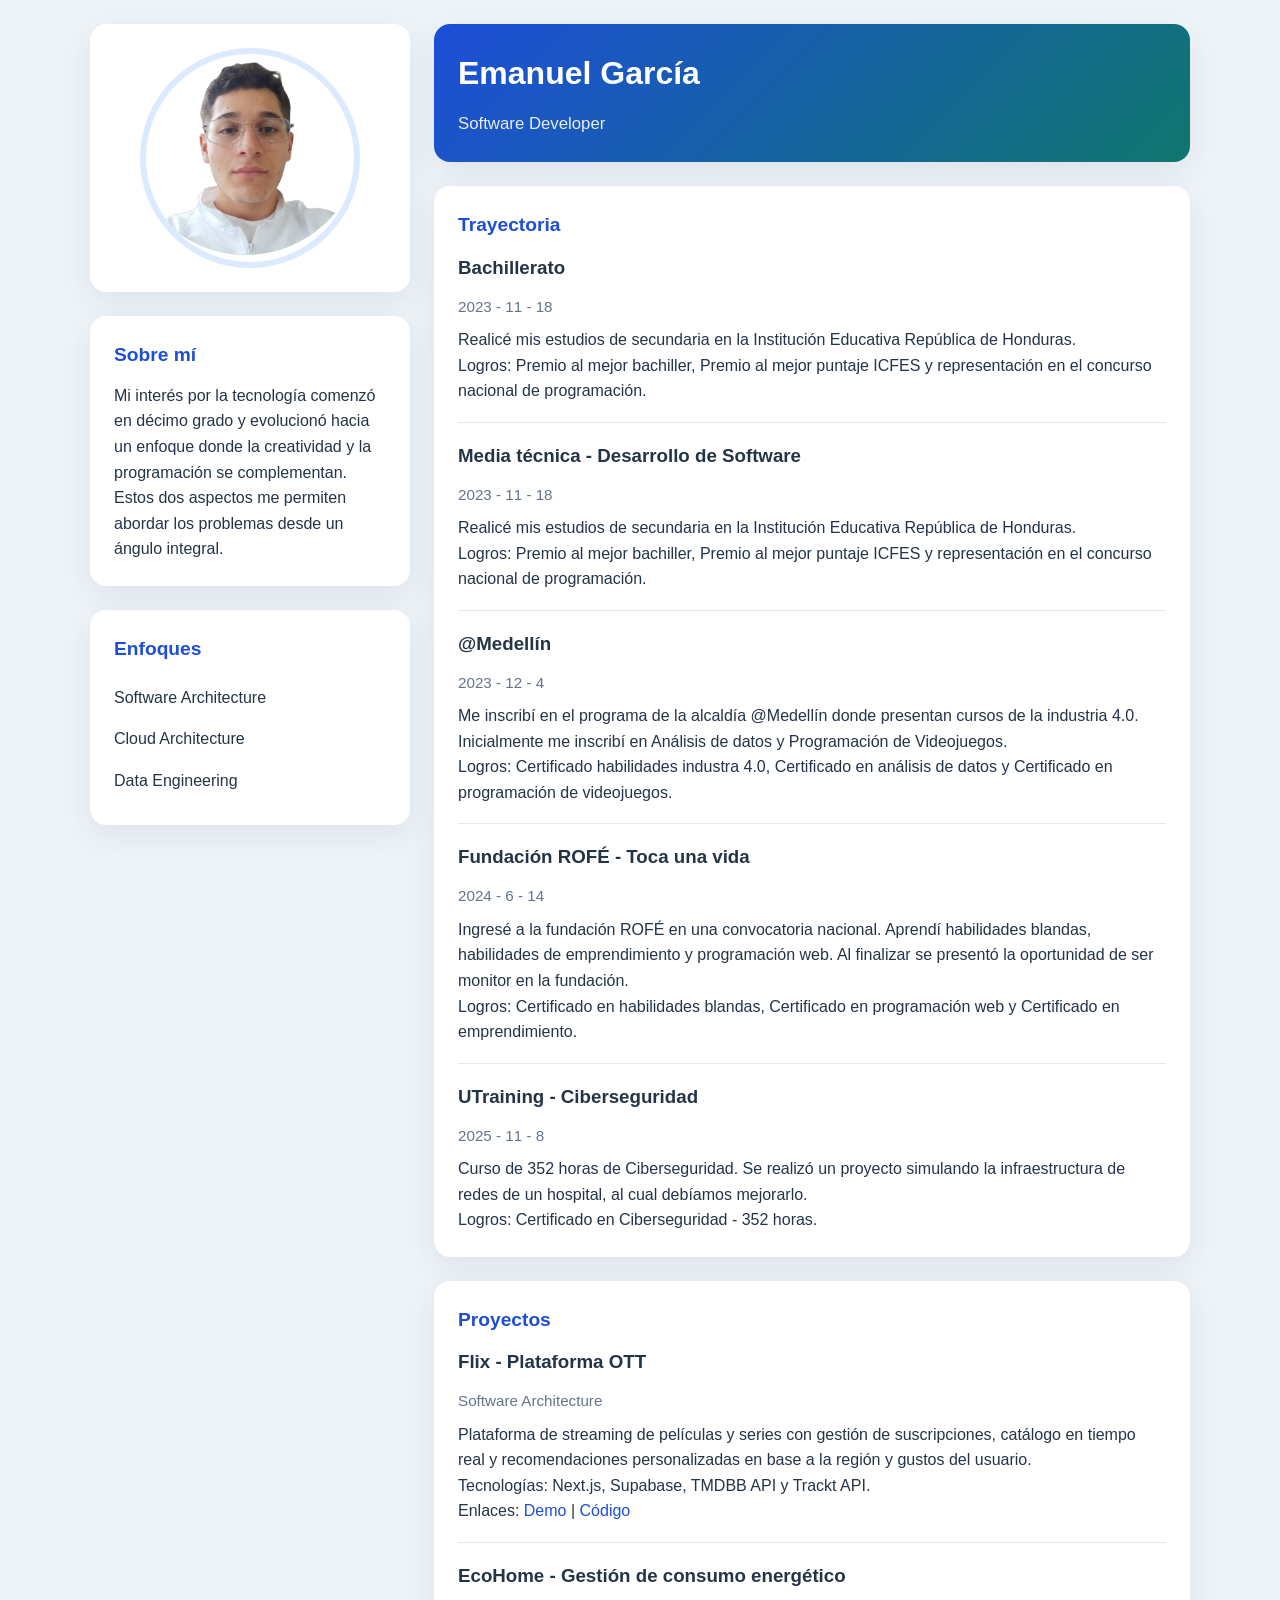
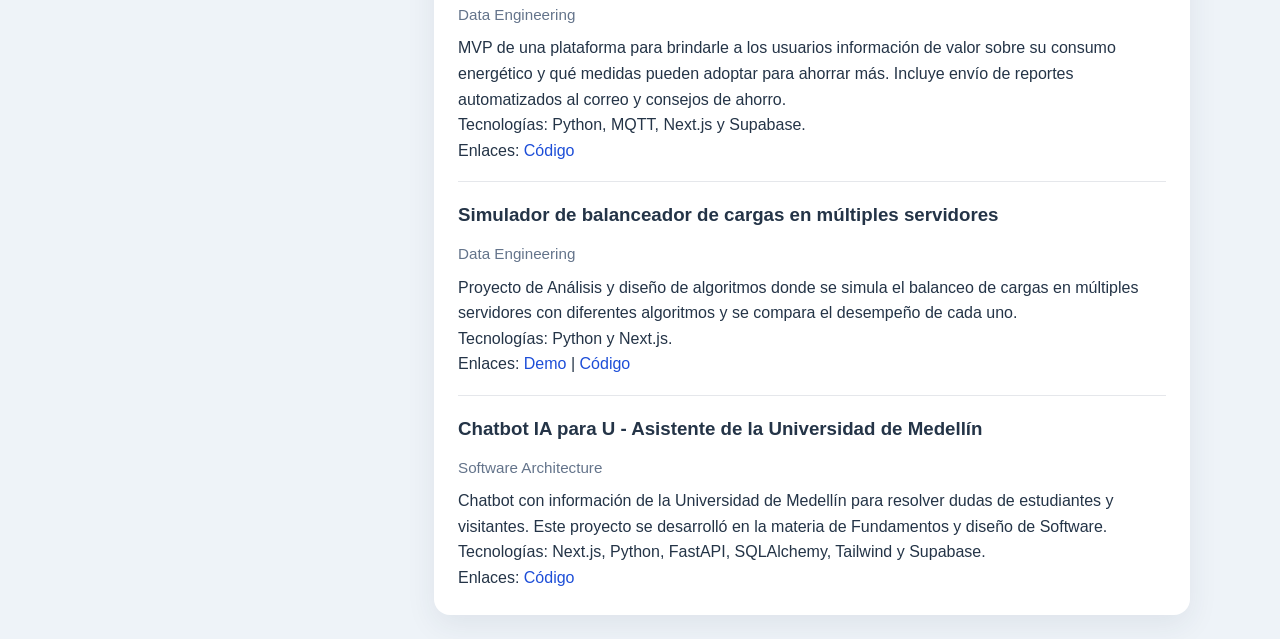
<file: ia/index.html>
<!DOCTYPE html>
<html lang="es">

<head>
  <meta charset="UTF-8">
  <meta name="viewport" content="width=device-width, initial-scale=1.0">
  <title>Portfolio - Emanuel García</title>
  <link rel="stylesheet" href="/ia/style.css">
</head>

<body>
  <main class="cv">
    <aside class="sidebar">
      <figure class="profile-photo">
        <img src="../assets/other/RostroEmanuel_recortado.png" alt="Fotografía de Emanuel García">
      </figure>

      <section class="card">
        <h2>Sobre mí</h2>
        <p>
          Mi interés por la tecnología comenzó en décimo grado y evolucionó hacia un enfoque donde la
          creatividad y la programación se complementan. Estos dos aspectos me permiten abordar los
          problemas desde un ángulo integral.
        </p>
      </section>

      <section class="card">
        <h2>Enfoques</h2>
        <ul class="cert-list">
          <li>Software Architecture</li>
          <li>Cloud Architecture</li>
          <li>Data Engineering</li>
        </ul>
      </section>
    </aside>

    <section class="content">
      <header class="hero card">
        <h1>Emanuel García</h1>
        <p class="subtitle">Software Developer</p>
      </header>

      <section class="card">
        <h2>Trayectoria</h2>

        <article class="item">
          <h3>Bachillerato</h3>
          <p class="meta">2023 - 11 - 18</p>
          <p>Realicé mis estudios de secundaria en la Institución Educativa República de Honduras.</p>
          <p>Logros: Premio al mejor bachiller, Premio al mejor puntaje ICFES y representación en el concurso nacional de programación.</p>
        </article>

        <article class="item">
          <h3>Media técnica - Desarrollo de Software</h3>
          <p class="meta">2023 - 11 - 18</p>
          <p>Realicé mis estudios de secundaria en la Institución Educativa República de Honduras.</p>
          <p>Logros: Premio al mejor bachiller, Premio al mejor puntaje ICFES y representación en el concurso nacional de programación.</p>
        </article>

        <article class="item">
          <h3>@Medellín</h3>
          <p class="meta">2023 - 12 - 4</p>
          <p>
            Me inscribí en el programa de la alcaldía @Medellín donde presentan cursos de la industria 4.0.
            Inicialmente me inscribí en Análisis de datos y Programación de Videojuegos.
          </p>
          <p>Logros: Certificado habilidades industra 4.0, Certificado en análisis de datos y Certificado en programación de videojuegos.</p>
        </article>

        <article class="item">
          <h3>Fundación ROFÉ - Toca una vida</h3>
          <p class="meta">2024 - 6 - 14</p>
          <p>
            Ingresé a la fundación ROFÉ en una convocatoria nacional. Aprendí habilidades blandas,
            habilidades de emprendimiento y programación web. Al finalizar se presentó la oportunidad
            de ser monitor en la fundación.
          </p>
          <p>Logros: Certificado en habilidades blandas, Certificado en programación web y Certificado en emprendimiento.</p>
        </article>

        <article class="item">
          <h3>UTraining - Ciberseguridad</h3>
          <p class="meta">2025 - 11 - 8</p>
          <p>
            Curso de 352 horas de Ciberseguridad. Se realizó un proyecto simulando la infraestructura
            de redes de un hospital, al cual debíamos mejorarlo.
          </p>
          <p>Logros: Certificado en Ciberseguridad - 352 horas.</p>
        </article>
      </section>

      <section class="card">
        <h2>Proyectos</h2>

        <article class="item">
          <h3>Flix - Plataforma OTT</h3>
          <p class="meta">Software Architecture</p>
          <p>
            Plataforma de streaming de películas y series con gestión de suscripciones, catálogo en
            tiempo real y recomendaciones personalizadas en base a la región y gustos del usuario.
          </p>
          <p>Tecnologías: Next.js, Supabase, TMDBB API y Trackt API.</p>
          <p>
            Enlaces: <a href="https://flix-rouge.vercel.app/home" target="_blank" rel="noreferrer">Demo</a>
            | <a href="https://github.com/EmanuelGarciaR/flix" target="_blank" rel="noreferrer">Código</a>
          </p>
        </article>

        <article class="item">
          <h3>EcoHome - Gestión de consumo energético</h3>
          <p class="meta">Data Engineering</p>
          <p>
            MVP de una plataforma para brindarle a los usuarios información de valor sobre su consumo energético
            y qué medidas pueden adoptar para ahorrar más. Incluye envío de reportes automatizados al correo y consejos de ahorro.
          </p>
          <p>Tecnologías: Python, MQTT, Next.js y Supabase.</p>
          <p>
            Enlaces: <a href="https://github.com/EmanuelGarciaR/EcoHome" target="_blank" rel="noreferrer">Código</a>
          </p>
        </article>

        <article class="item">
          <h3>Simulador de balanceador de cargas en múltiples servidores</h3>
          <p class="meta">Data Engineering</p>
          <p>
            Proyecto de Análisis y diseño de algoritmos donde se simula el balanceo de cargas en múltiples
            servidores con diferentes algoritmos y se compara el desempeño de cada uno.
          </p>
          <p>Tecnologías: Python y Next.js.</p>
          <p>
            Enlaces: <a href="https://dazzling-elf-93cbf5.netlify.app/" target="_blank" rel="noreferrer">Demo</a>
            | <a href="https://github.com/EmanuelGarciaR/server-scheduling" target="_blank" rel="noreferrer">Código</a>
          </p>
        </article>

        <article class="item">
          <h3>Chatbot IA para U - Asistente de la Universidad de Medellín</h3>
          <p class="meta">Software Architecture</p>
          <p>
            Chatbot con información de la Universidad de Medellín para resolver dudas de estudiantes y visitantes.
            Este proyecto se desarrolló en la materia de Fundamentos y diseño de Software.
          </p>
          <p>Tecnologías: Next.js, Python, FastAPI, SQLAlchemy, Tailwind y Supabase.</p>
          <p>
            Enlaces: <a href="https://github.com/sanma613/chatbot-ia" target="_blank" rel="noreferrer">Código</a>
          </p>
        </article>
      </section>
    </section>
  </main>
</body>

</html>
</file>
<file: ia/style.css>
* {
  box-sizing: border-box;
  margin: 0;
  padding: 0;
}

body {
  font-family: Arial, Helvetica, sans-serif;
  background: #eef3f8;
  color: #243447;
  line-height: 1.6;
  padding: 24px;
}

.cv {
  max-width: 1100px;
  margin: 0 auto;
  display: grid;
  grid-template-columns: 320px 1fr;
  gap: 24px;
}

.sidebar,
.content {
  display: flex;
  flex-direction: column;
  gap: 24px;
}

.card {
  background: #ffffff;
  border-radius: 16px;
  padding: 24px;
  box-shadow: 0 10px 30px rgba(36, 52, 71, 0.08);
}

.hero {
  background: linear-gradient(135deg, #1d4ed8, #0f766e);
  color: #ffffff;
}

.hero .subtitle {
  margin-top: 8px;
  font-size: 1.05rem;
  opacity: 0.9;
}

.profile-photo {
  background: #ffffff;
  border-radius: 16px;
  padding: 24px;
  box-shadow: 0 10px 30px rgba(36, 52, 71, 0.08);
  display: flex;
  justify-content: center;
  align-items: center;
}

.profile-photo img {
  width: 100%;
  max-width: 220px;
  aspect-ratio: 1 / 1;
  border-radius: 50%;
  object-fit: cover;
  border: 6px solid #dbeafe;
}

h1,
h2,
h3 {
  margin-bottom: 12px;
  color: inherit;
}

h1 {
  font-size: 2rem;
}

h2 {
  font-size: 1.2rem;
  color: #1d4ed8;
}

.item + .item {
  margin-top: 18px;
  padding-top: 18px;
  border-top: 1px solid #e5e7eb;
}

.meta {
  font-size: 0.95rem;
  color: #64748b;
  margin-bottom: 8px;
}

ul {
  list-style: none;
}

.contact-list li,
.social-list li,
.cert-list li {
  padding: 8px 0;
}

a {
  color: #1d4ed8;
  text-decoration: none;
}

a:hover {
  text-decoration: underline;
}

@media (max-width: 900px) {
  .cv {
    grid-template-columns: 1fr;
  }
}

@media (max-width: 480px) {
  body {
    padding: 16px;
  }

  .card,
  .profile-photo {
    padding: 18px;
  }

  h1 {
    font-size: 1.7rem;
  }
}
</file>
